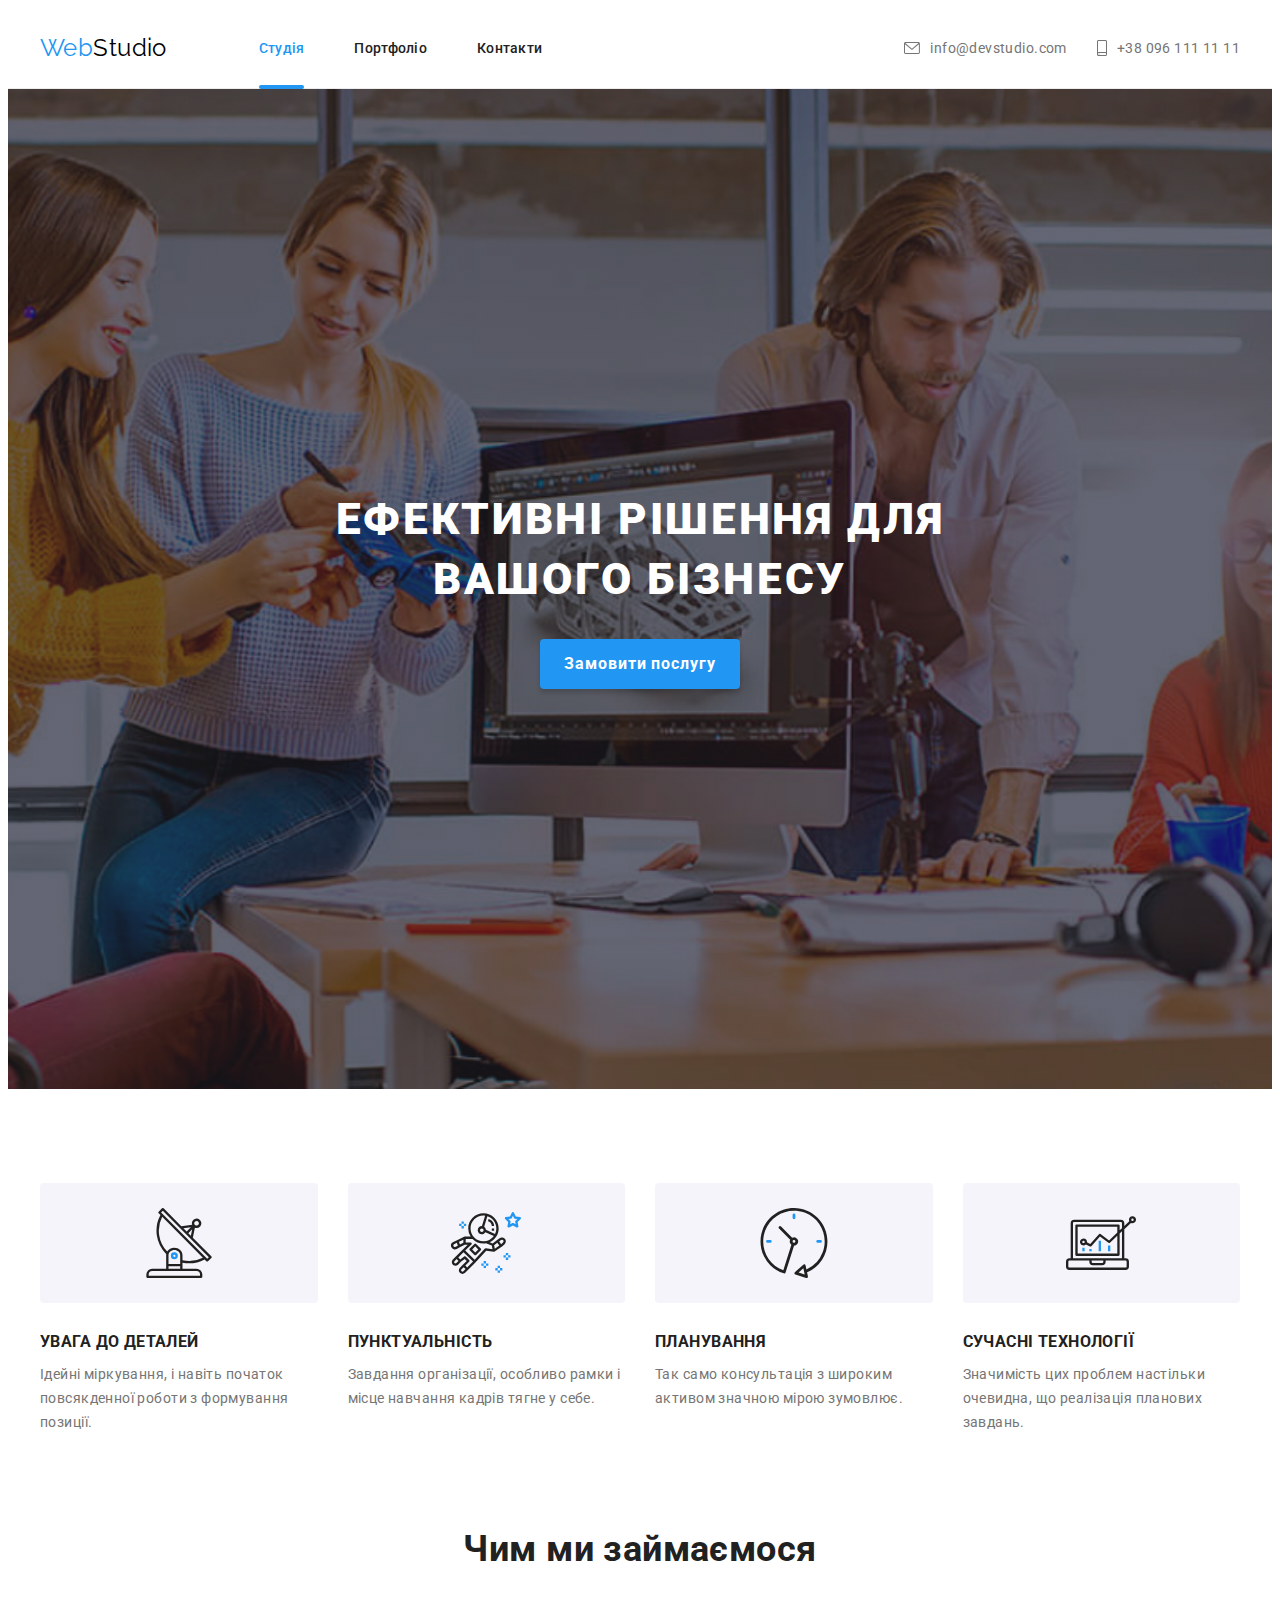
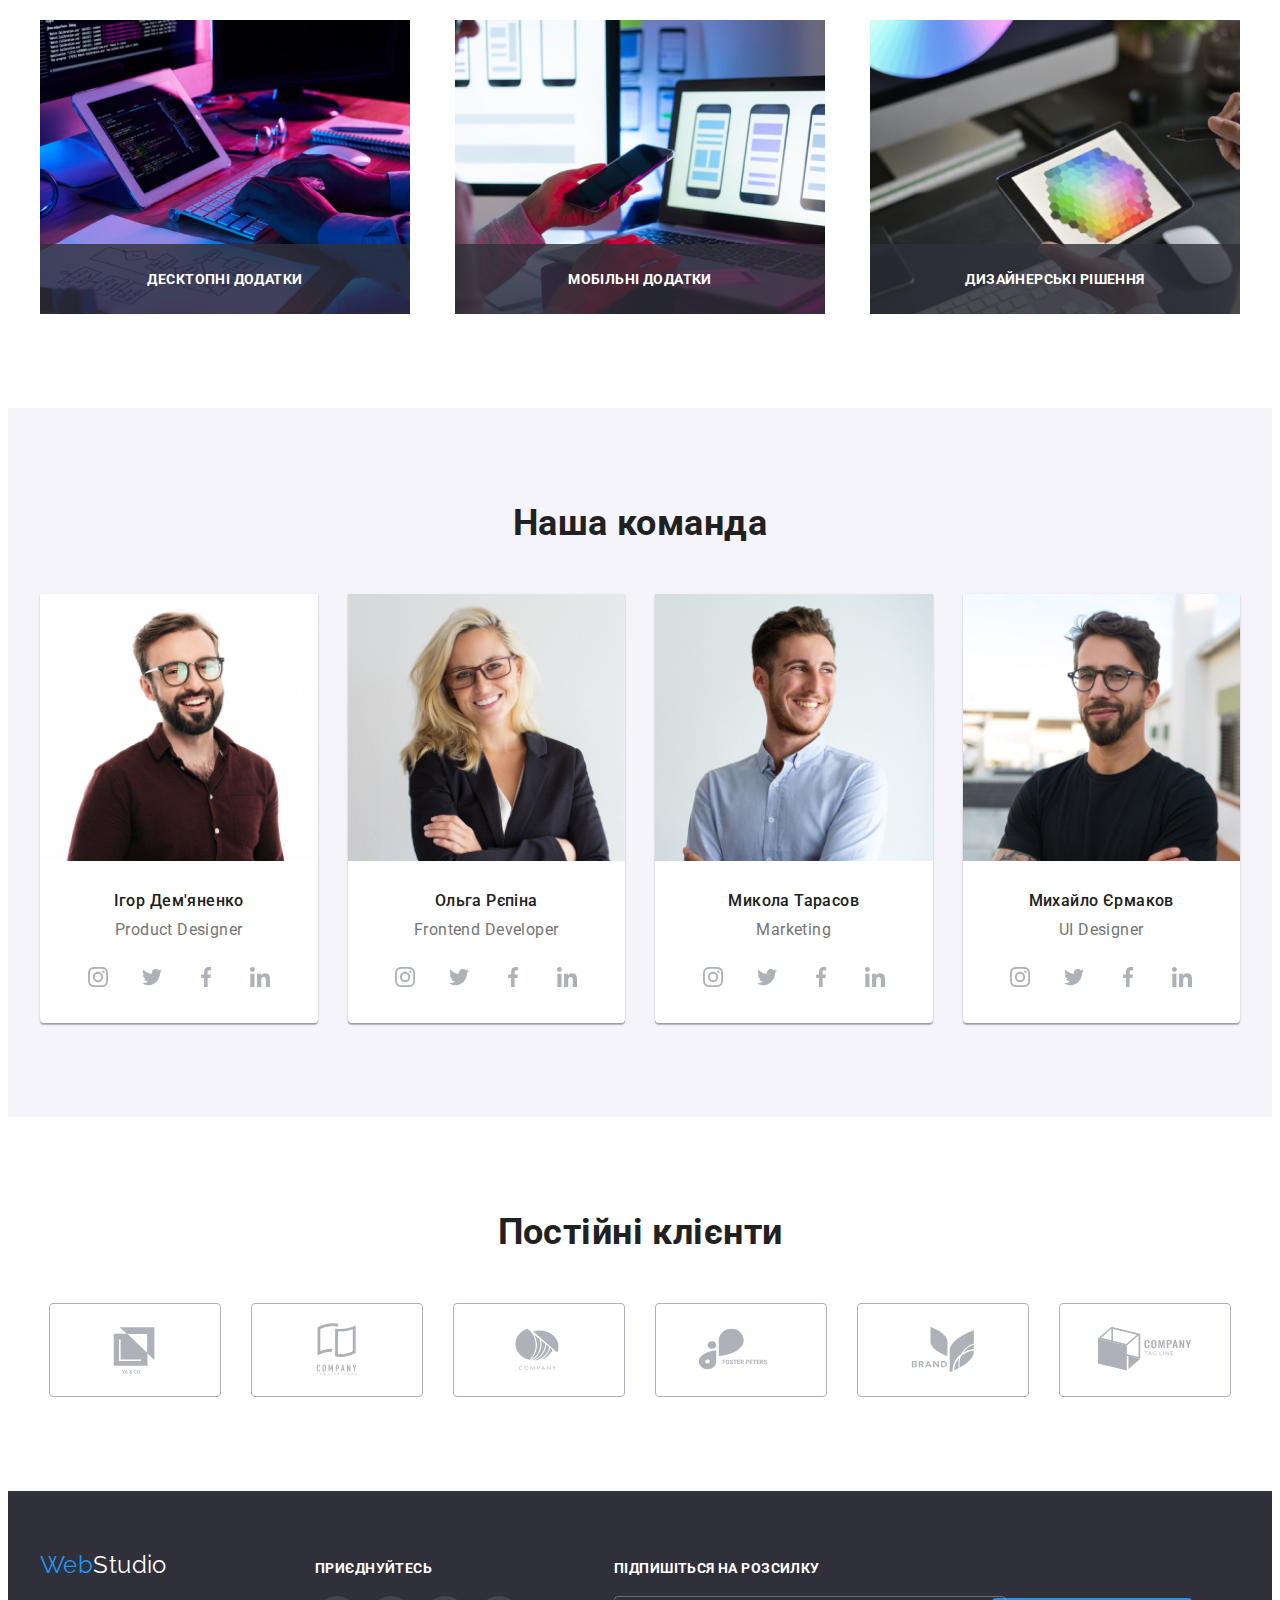
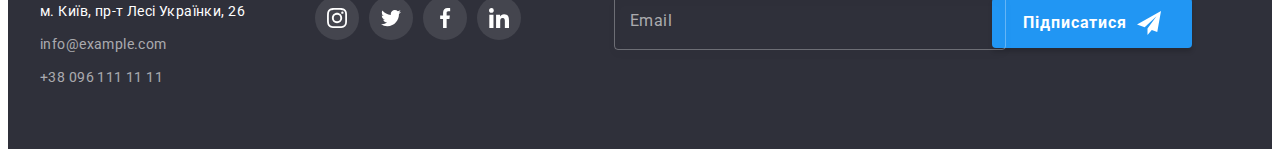
<file: index.html>
<!DOCTYPE html>
<html lang="uk">


<!-- HEAD -->

<head>
  <meta charset="UTF-8" />
  <meta http-equiv="X-UA-Compatible" content="IE=edge" />
  <meta name="viewport" content="width=device-width, initial-scale=1.0" />

  <!-- FONTS -->
  <link rel="preconnect" href="https://fonts.googleapis.com" />
  <link rel="preconnect" href="https://fonts.gstatic.com" crossorigin />
  <link href="https://fonts.googleapis.com/css2?family=Raleway:wght@700&family=Roboto:wght@400;500;700;900&display=swap"
    rel="stylesheet" />

  <!-- NORMALIZE -->
  <link rel="stylesheet" href="https://cdnjs.cloudflare.com/ajax/libs/modern-normalize/1.1.0/modern-normalize.min.css"
    integrity="sha512-wpPYUAdjBVSE4KJnH1VR1HeZfpl1ub8YT/NKx4PuQ5NmX2tKuGu6U/JRp5y+Y8XG2tV+wKQpNHVUX03MfMFn9Q=="
    crossorigin="anonymous" referrerpolicy="no-referrer" />

  <!-- STYLES -->
  <link rel="stylesheet" href="./css/main.min.css" />

  <title>WebStudio</title>
</head>




<!-- BODY -->

<body>



  <!-- HEADER -->
  <header class="header">
    <div class="container header__container">

      <!-- NAVIGATION -->
      <nav class="navigation">

        <!-- LOGO -->
        <a href="./index.html" class="link logo">
          Web<span class="logo__primary">Studio</span>
        </a>

        <!-- MENU -->
        <ul class="list navigation__list">
          <li class="navigation__item">
            <a class="link navigation__link navigation__link--current" href="./index.html">Студія</a>
          </li>
          <li class="navigation__item">
            <a class="link navigation__link" href="./portfolio.html">Портфоліо</a>
          </li>
          <li class="navigation__item">
            <a class="link navigation__link" href="">Контакти</a>
          </li>
        </ul>
      </nav>

      <!-- CONTACT LINCS -->
      <ul class="list contact">
        <li class="contact__item">
          <a class="link contact__link" href=" mailto:info@devstudio.com">
            <svg class="contact__icon" width="16" height="12">
              <use href="./images/icons.svg#icon-mail"></use>
            </svg>
            info@devstudio.com</a>
        </li>
        <li class="contact__item">
          <a class="link contact__link" href="tel:+380961111111">
            <svg class="contact__icon" width="10" height="16">
              <use href="./images/icons.svg#icon-phone"></use>
            </svg>
            +38 096 111 11 11</a>
        </li>
      </ul>

      <!-- MOBILE MENU -->
      <button class="btn open-menu-btn js-open-menu" type="button" aria-expanded="false" aria-controls="mobile-menu">

        <svg class="open-menu-btn__icon" width="40" height="40">
          <use href="./images/icons.svg#icon-open-menu"></use>
        </svg>
      </button>

      <div class="menu js-menu-container">
        <div class="container menu__container">
          <button class="btn menu__close-btn js-close-menu" type="button" data-menu-close>
            <svg class="menu__close-icon" width="40" height="40">
              <use href="./images/icons.svg#icon-close-menu"></use>
            </svg>
          </button>

          <ul class="list menu__nav">
            <li class="">
              <a class="link menu__page-link menu__page-link--current" href="./index.html">Студія</a>
            </li>
            <li class="">
              <a class="link menu__page-link" href="./portfolio.html">Портфоліо</a>
            </li>
            <li class="">
              <a class="link menu__page-link" href="">Контакти</a>
            </li>
          </ul>

          <ul class="list menu__contacts">
            <li class="">
              <a class="link menu__phone-link" href="tel:+380961111111">
                +38 096 111 11 11
              </a>

            </li>
            <li class="">
              <a class="link menu__mail-link" href=" mailto:info@devstudio.com">
                info@devstudio.com
              </a>
            </li>
          </ul>

          <ul class="list menu__social">
            <li>
              <a class="link menu__social-link" href="https://instagram.com" target="_blank"
                rel="nofollow noopener noreferrer">
                Instagram
              </a>
            </li>
            <li>
              <a class="link menu__social-link" href="https://twitter.com" target="_blank"
                rel="nofollow noopener noreferrer">
                Twitter
              </a>
            </li>
            <li>
              <a class="link menu__social-link" href="https://facebook.com" target="_blank"
                rel="nofollow noopener noreferrer">
                Facebook
              </a>
            </li>
            <li>
              <a class="link menu__social-link" href="https://linkedin.com" target="_blank"
                rel="nofollow noopener noreferrer">
                LinkedIn
              </a>
            </li>
          </ul>
        </div>
      </div>
    </div>
  </header>




  <!-- MAIN -->
  <main>



    <!-- HERO -->
    <section class="hero">

      <h1 class="hero__title">Ефективні рішення для вашого бізнесу</h1>

      <button class="btn btn--primary hero__btn" type="button" data-modal-open>Замовити послугу</button>

    </section>


    <!-- FEATURES -->
    <section class="section section-no-padding">
      <div class="container">

        <h2 class="visually-hidden section-title">Особливості</h2>

        <ul class="list features">

          <li class="features__item">
            <div class="features__icon">
              <svg width="70" height="70">
                <use href="./images/icons.svg#icon-about1"></use>
              </svg>
            </div>
            <h3 class="features__title">Увага до деталей</h3>
            <p class="features__text">
              Ідейні міркування, і навіть початок повсякденної роботи з формування позиції.
            </p>
          </li>

          <li class="features__item">
            <div class="features__icon">
              <svg width="70" height="70">
                <use href="./images/icons.svg#icon-about2"></use>
              </svg>
            </div>
            <h3 class="features__title">Пунктуальність</h3>
            <p class="features__text">
              Завдання організації, особливо рамки і місце навчання кадрів тягне у себе.
            </p>
          </li>

          <li class="features__item">
            <div class="features__icon">
              <svg width="70" height="70">
                <use href="./images/icons.svg#icon-about3"></use>
              </svg>
            </div>
            <h3 class="features__title">Планування</h3>
            <p class="features__text">
              Так само консультація з широким активом значною мірою зумовлює.
            </p>
          </li>

          <li class="features__item">
            <div class="features__icon">
              <svg width="70" height="70">
                <use href="./images/icons.svg#icon-about4"></use>
              </svg>
            </div>
            <h3 class="features__title">Сучасні технології</h3>
            <p class="features__text">
              Значимість цих проблем настільки очевидна, що реалізація планових завдань.
            </p>
          </li>
        </ul>
      </div>
    </section>

    <!-- SERVICES -->
    <section class="section section--hide">
      <div class="container">
        <h2 class="section-title">Чим ми займаємося</h2>
        <ul class="list services">
          <li class="services__item">
            <picture>
              <source media="(min-width: 1200px)" srcset="./images/box/box-3_lg.jpg 1x, ./images/box/box-3_lg@2x.jpg 2x"
                type="image/jpg" />
              <img src="./images/box/box-3_lg.jpg" alt="Підбір кольору" width="370" height="294" />
            </picture>
            <h3 class="services__title">Десктопні додатки</h3>
          </li>
          <li class="services__item">
            <picture>
              <source media="(min-width: 1200px)" srcset="./images/box/box-2_lg.jpg 1x, ./images/box/box-2_lg@2x.jpg 2x"
                type="image/jpg" />
              <img src="./images/box/box-2_lg.jpg" alt="Розробка мобільного макету" width="370" height="294" />
            </picture>
            <h3 class="services__title">Мобільні додатки</h3>
          </li>
          <li class="services__item">
            <picture>
              <source media="(min-width: 1200px)" srcset="./images/box/box-1_lg.jpg 1x, ./images/box/box-1_lg@2x.jpg 2x"
                type="image/jpg" />
              <img src="./images/box/box-1_lg.jpg" alt="Написання коду" width="370" height="294" />
            </picture>
            <h3 class="services__title">Дизайнерські рішення</h3>
          </li>
        </ul>
      </div>
    </section>


    <!-- TEAM -->
    <section class="section team">
      <div class="container">
        <h2 class="section-title">Наша команда</h2>
        <ul class="list team__list">

          <li class="team__item">
            <picture>
              <!-- desktop screen -->
              <source media="(min-width: 1200px)"
                srcset="./images/photo/photo_lg-1.jpg 1x, ./images/photo/photo_lg-1@2x.jpg 2x" type="image/jpg" />
              <!-- tablet screen -->
              <source media="(min-width: 768px)"
                srcset="./images/photo/photo_md-1.jpg 1x, ./images/photo/photo_md-1@2x.jpg 2x" type="image/jpg" />
              <!-- mobile screen -->
              <source media="(max-width: 767px)"
                srcset="./images/photo/photo_sm-1.jpg 1x, ./images/photo/photo_sm-1@2x.jpg 2x" type="image/jpg" />
              <img src="./images/photo/photo_sm-1.jpg" alt="Ігор Дем'яненко" width="450" height="460" />
            </picture>
            <div class="team__description">
              <h3 class="team__title">Ігор Дем'яненко</h3>
              <p class="team__text">Product Designer</p>

              <!-- Social Links -->
              <ul class="list social">

                <li class="social__item">
                  <a class="link social__link" href="https://instagram.com" target="_blank"
                    rel="nofollow noopener noreferrer" aria-label="Instagram">
                    <svg class="social__icon" width="20" height="20">
                      <use href="./images/icons.svg#icon-instagram"></use>
                    </svg>
                  </a>
                </li>

                <li class="social__item">
                  <a class="link social__link" href="https://twitter.com" target="_blank"
                    rel="nofollow noopener noreferrer" aria-label="Twitter">
                    <svg class="social__icon" width="20" height="20">
                      <use href="./images/icons.svg#icon-twitter"></use>
                    </svg>
                  </a>
                </li>

                <li class="social__item">
                  <a class="link social__link" href="https://facebook.com" target="_blank"
                    rel="nofollow noopener noreferrer" aria-label="Facebook">
                    <svg class="social__icon" width="20" height="20">
                      <use href="./images/icons.svg#icon-facebook"></use>
                    </svg>
                  </a>
                </li>

                <li class="social__item">
                  <a class="link social__link" href="https://linkedin.com" target="_blank"
                    rel="nofollow noopener noreferrer" aria-label="LinkedIn">
                    <svg class="social__icon" width="20" height="20">
                      <use href="./images/icons.svg#icon-linkedin"></use>
                    </svg>
                  </a>
                </li>
              </ul>
            </div>
          </li>

          <li class="team__item">
            <picture>
              <!-- desktop screen -->
              <source media="(min-width: 1200px)"
                srcset="./images/photo/photo_lg-2.jpg 1x, ./images/photo/photo_lg-2@2x.jpg 2x" type="image/jpg" />
              <!-- tablet screen -->
              <source media="(min-width: 768px)"
                srcset="./images/photo/photo_md-2.jpg 1x, ./images/photo/photo_md-2@2x.jpg 2x" type="image/jpg" />
              <!-- mobile screen -->
              <source media="(max-width: 767px)"
                srcset="./images/photo/photo_sm-2.jpg 1x, ./images/photo/photo_sm-2@2x.jpg 2x" type="image/jpg" />
              <img src="./images/photo/photo_sm-2.jpg" alt="Ольга Рєпіна" width="450" height="460" />
            </picture>
            <div class="team__description">
              <h3 class="team__title">Ольга Рєпіна</h3>
              <p class="team__text">Frontend Developer</p>

              <!-- Social Links -->
              <ul class="list social">

                <li class="social__item">
                  <a class="link social__link" href="https://instagram.com" target="_blank"
                    rel="nofollow noopener noreferrer" aria-label="Instagram">
                    <svg class="social__icon" width="20" height="20">
                      <use href="./images/icons.svg#icon-instagram"></use>
                    </svg>
                  </a>
                </li>

                <li class="social__item">
                  <a class="link social__link" href="https://twitter.com" target="_blank"
                    rel="nofollow noopener noreferrer" aria-label="Twitter">
                    <svg class="social__icon" width="20" height="20">
                      <use href="./images/icons.svg#icon-twitter"></use>
                    </svg>
                  </a>
                </li>

                <li class="social__item">
                  <a class="link social__link" href="https://facebook.com" target="_blank"
                    rel="nofollow noopener noreferrer" aria-label="Facebook">
                    <svg class="social__icon" width="20" height="20">
                      <use href="./images/icons.svg#icon-facebook"></use>
                    </svg>
                  </a>
                </li>

                <li class="social__item">
                  <a class="link social__link" href="https://linkedin.com" target="_blank"
                    rel="nofollow noopener noreferrer" aria-label="LinkedIn">
                    <svg class="social__icon" width="20" height="20">
                      <use href="./images/icons.svg#icon-linkedin"></use>
                    </svg>
                  </a>
                </li>
              </ul>
            </div>
          </li>

          <li class="team__item">
            <picture>
              <!-- desktop screen -->
              <source media="(min-width: 1200px)"
                srcset="./images/photo/photo_lg-3.jpg 1x, ./images/photo/photo_lg-3@2x.jpg 2x" type="image/jpg" />
              <!-- tablet screen -->
              <source media="(min-width: 768px)"
                srcset="./images/photo/photo_md-3.jpg 1x, ./images/photo/photo_md-3@2x.jpg 2x" type="image/jpg" />
              <!-- mobile screen -->
              <source media="(max-width: 767px)"
                srcset="./images/photo/photo_sm-3.jpg 1x, ./images/photo/photo_sm-3@2x.jpg 2x" type="image/jpg" />
              <img src="./images/photo/photo_sm-3.jpg" alt="Микола Тарасов" width="450" height="460" />
            </picture>
            <div class="team__description">
              <h3 class="team__title">Микола Тарасов</h3>
              <p class="team__text">Marketing</p>

              <!-- Social Links -->
              <ul class="list social">

                <li class="social__item">
                  <a class="link social__link" href="https://instagram.com" target="_blank"
                    rel="nofollow noopener noreferrer" aria-label="Instagram">
                    <svg class="social__icon" width="20" height="20">
                      <use href="./images/icons.svg#icon-instagram"></use>
                    </svg>
                  </a>
                </li>

                <li class="social__item">
                  <a class="link social__link" href="https://twitter.com" target="_blank"
                    rel="nofollow noopener noreferrer" aria-label="Twitter">
                    <svg class="social__icon" width="20" height="20">
                      <use href="./images/icons.svg#icon-twitter"></use>
                    </svg>
                  </a>
                </li>

                <li class="social__item">
                  <a class="link social__link" href="https://facebook.com" target="_blank"
                    rel="nofollow noopener noreferrer" aria-label="Facebook">
                    <svg class="social__icon" width="20" height="20">
                      <use href="./images/icons.svg#icon-facebook"></use>
                    </svg>
                  </a>
                </li>

                <li class="social__item">
                  <a class="link social__link" href="https://linkedin.com" target="_blank"
                    rel="nofollow noopener noreferrer" aria-label="LinkedIn">
                    <svg class="social__icon" width="20" height="20">
                      <use href="./images/icons.svg#icon-linkedin"></use>
                    </svg>
                  </a>
                </li>
              </ul>
            </div>
          </li>

          <li class="team__item">
            <picture>
              <!-- desktop screen -->
              <source media="(min-width: 1200px)"
                srcset="./images/photo/photo_lg-4.jpg 1x, ./images/photo/photo_lg-4@2x.jpg 2x" type="image/jpg" />
              <!-- tablet screen -->
              <source media="(min-width: 768px)"
                srcset="./images/photo/photo_md-4.jpg 1x, ./images/photo/photo_md-4@2x.jpg 2x" type="image/jpg" />
              <!-- mobile screen -->
              <source media="(max-width: 767px)"
                srcset="./images/photo/photo_sm-4.jpg 1x, ./images/photo/photo_sm-4@2x.jpg 2x" type="image/jpg" />
              <img src="./images/photo/photo_sm-4.jpg" alt="Михайло Єрмаков" width="450" height="460" />
            </picture>
            <div class="team__description">
              <h3 class="team__title">Михайло Єрмаков</h3>
              <p class="team__text">UI Designer</p>

              <!-- Social Links -->
              <ul class="list social">

                <li class="social__item">
                  <a class="link social__link" href="https://instagram.com" target="_blank"
                    rel="nofollow noopener noreferrer" aria-label="Instagram">
                    <svg class="social__icon" width="20" height="20">
                      <use href="./images/icons.svg#icon-instagram"></use>
                    </svg>
                  </a>
                </li>

                <li class="social__item">
                  <a class="link social__link" href="https://twitter.com" target="_blank"
                    rel="nofollow noopener noreferrer" aria-label="Twitter">
                    <svg class="social__icon" width="20" height="20">
                      <use href="./images/icons.svg#icon-twitter"></use>
                    </svg>
                  </a>
                </li>

                <li class="social__item">
                  <a class="link social__link" href="https://facebook.com" target="_blank"
                    rel="nofollow noopener noreferrer" aria-label="Facebook">
                    <svg class="social__icon" width="20" height="20">
                      <use href="./images/icons.svg#icon-facebook"></use>
                    </svg>
                  </a>
                </li>

                <li class="social__item">
                  <a class="link social__link" href="https://linkedin.com" target="_blank"
                    rel="nofollow noopener noreferrer" aria-label="LinkedIn">
                    <svg class="social__icon" width="20" height="20">
                      <use href="./images/icons.svg#icon-linkedin"></use>
                    </svg>
                  </a>
                </li>
              </ul>
            </div>
          </li>
        </ul>
      </div>
    </section>


    <!-- CLIENTS -->
    <section class="section">
      <div class="container">
        <h2 class="section-title">Постійні клієнти</h2>

        <ul class="list clients">

          <li class="clients__item">
            <a class="link clients__link" href="" target="_blank" rel="nofollow noopener noreferrer"
              aria-label="Компанія YA & CO">
              <svg class="clients__icon" width="106" height="60">
                <use href="./images/icons.svg#icon-client1"></use>
              </svg>
            </a>
          </li>

          <li class="clients__item">
            <a class="link clients__link" href="" target="_blank" rel="nofollow noopener noreferrer"
              aria-label="Компанія Tagline Here">
              <svg class="clients__icon" width="106" height="60">
                <use href="./images/icons.svg#icon-client2"></use>
              </svg>
            </a>
          </li>

          <li class="clients__item">
            <a class="link clients__link" href="" target="_blank" rel="nofollow noopener noreferrer"
              aria-label="Компанія Company">
              <svg class="clients__icon" width="106" height="60">
                <use href="./images/icons.svg#icon-client3"></use>
              </svg>
            </a>
          </li>

          <li class="clients__item">
            <a class="link clients__link" href="" target="_blank" rel="nofollow noopener noreferrer"
              aria-label="Компанія Foster Peters">
              <svg class="clients__icon" width="106" height="60">
                <use href="./images/icons.svg#icon-client4"></use>
              </svg>
            </a>
          </li>

          <li class="clients__item">
            <a class="link clients__link" href="" target="_blank" rel="nofollow noopener noreferrer"
              aria-label="Компанія Brand">
              <svg class="clients__icon" width="106" height="60">
                <use href="./images/icons.svg#icon-client5"></use>
              </svg>
            </a>
          </li>

          <li class="clients__item">
            <a class="link clients__link" href="" target="_blank" rel="nofollow noopener noreferrer"
              aria-label="Компанія Tag Line">
              <svg class="clients__icon" width="106" height="60">
                <use href="./images/icons.svg#icon-logo6"></use>
              </svg>
            </a>
          </li>
        </ul>
      </div>
    </section>
  </main>



  <!-- FOOTER -->
  <footer class="footer">
    <div class="container footer__section">


      <!-- Address -->
      <div class="footer__address">
        <a class="link logo" href="./index.html">
          Web<span class="logo__secondary">Studio</span>
        </a>

        <address class="address">
          <ul class="list address__list">
            <li class="address__item">
              <a class="link address__link" href="https://goo.gl/maps/RJxYpGqixrXidumn7" target="_blank"
                rel="noopener noreferrer">
                м. Київ, пр-т Лесі Українки, 26
              </a>
            </li>
            <li class="address__item">
              <a class="link contact__link address__link--contact" href="mailto:info@example.com">info@example.com</a>
            </li>
            <li class="address__item">
              <a class="link contact__link address__link--contact" href="tel:+380961111111">+38 096 111 11
                11</a>
            </li>
          </ul>
        </address>
      </div>


      <!-- Join -->
      <div class="join">
        <p class="join__text">Приєднуйтесь</p>

        <!-- Social Links -->
        <ul class="list social">
          <li class="social__item">
            <a class="link social__link social__link--join" href="https://instagram.com" target="_blank"
              rel="nofollow noopener noreferrer" aria-label="Instagram">
              <svg class="social__icon" width="20" height="20">
                <use href="./images/icons.svg#icon-instagram"></use>
              </svg>
            </a>
          </li>

          <li class="social__item">
            <a class="link social__link social__link--join" href="https://twitter.com" target="_blank"
              rel="nofollow noopener noreferrer" aria-label="Twitter">
              <svg class="social__icon" width="20" height="20">
                <use href="./images/icons.svg#icon-twitter"></use>
              </svg>
            </a>
          </li>

          <li class="social__item">
            <a class="link social__link social__link--join" href="https://facebook.com" target="_blank"
              rel="nofollow noopener noreferrer" aria-label="Facebook">
              <svg class="social__icon" width="20" height="20">
                <use href="./images/icons.svg#icon-facebook"></use>
              </svg>
            </a>
          </li>

          <li class="social__item">
            <a class="link social__link social__link--join" href="https://linkedin.com" target="_blank"
              rel="nofollow noopener noreferrer" aria-label="LinkedIn">
              <svg class="social__icon" width="20" height="20">
                <use href="./images/icons.svg#icon-linkedin"></use>
              </svg>
            </a>
          </li>
        </ul>
      </div>


      <!-- Follow -->
      <div class="follow">
        <p class="follow__text">Підпишіться на розсилку</p>
        <form class="follow__form">
          <div class="follow__input">
            <input class="follow__field" type="email" placeholder=" " id="follow-field">
            <label class="follow__label" for="follow-field">
              Email
            </label>
          </div>
          <button class="btn btn--primary follow__btn" type="submit">
            Підписатися
            <svg class="follow__icon" width="24" height="24">
              <use href="./images/icons.svg#icon-send"></use>
            </svg>
          </button>
        </form>
      </div>
    </div>
  </footer>




  <!-- MODAL -->
  <div class="backdrop backdrop--is-hidden" data-modal>

    <div class="modal">

      <button class="btn close-btn" type="button" data-modal-close>
        <svg class="close-btn__icon" width="18" height="18">
          <use href="./images/icons.svg#icon-close"></use>
        </svg>
      </button>


      <form name="contact-form">
        <strong class="contact-form__title">Залиште свої дані, ми вам передзвонимо</strong>

        <div class="contact-form__group" role="group">

          <label class="contact-form__wrap">
            <span class="contact-form__label">Ім'я</span>
            <input class="contact-form__field" type="text" name="user-name">
            <svg class="contact-form__icon" width="18" height="18">
              <use href="./images/icons.svg#icon-person"></use>
            </svg>
          </label>

          <label class="contact-form__wrap">
            <span class="contact-form__label">Телефон</span>
            <input class="contact-form__field" type="tel" name="user-phone">
            <svg class="contact-form__icon" width="18" height="18">
              <use href="./images/icons.svg#icon-tel"></use>
            </svg>
          </label>

          <label class="contact-form__wrap">
            <span class="contact-form__label">Пошта</span>
            <input class="contact-form__field" type="email" name="user-email">
            <svg class="contact-form__icon" width="18" height="18">
              <use href="./images/icons.svg#icon-email"></use>
            </svg>
          </label>

          <label class="contact-form__wrap">
            <span class="contact-form__label">Коментар</span>
            <textarea class="contact-form__comment" name="user-comment" rows="7" placeholder="Введіть текст"></textarea>
          </label>

        </div>

        <label class="agreement">
          <input class="agreement__checkbox visually-hidden" type="checkbox" name="user-agreement">
          <svg class="agreement__icon" width="16" height="15">
            <use class="agreement__check" href="./images/icons.svg#icon-check"></use>
            <use class="agreement__uncheck" href="./images/icons.svg#icon-uncheck"></use>
          </svg>
          <span class="agreement__text">
            Погоджуюся з розсилкою та приймаю
            <a class="link agreement__link" href="" target="_blank">
              Умови договору
            </a>
          </span>
        </label>

        <button class="btn btn--primary agreement__btn" type="submit">Відправити</button>

      </form>
    </div>
  </div>

  <script src="./js/menu.js"></script>
  <script src="./js/modal.js"></script>

</body>

</html>
</file>
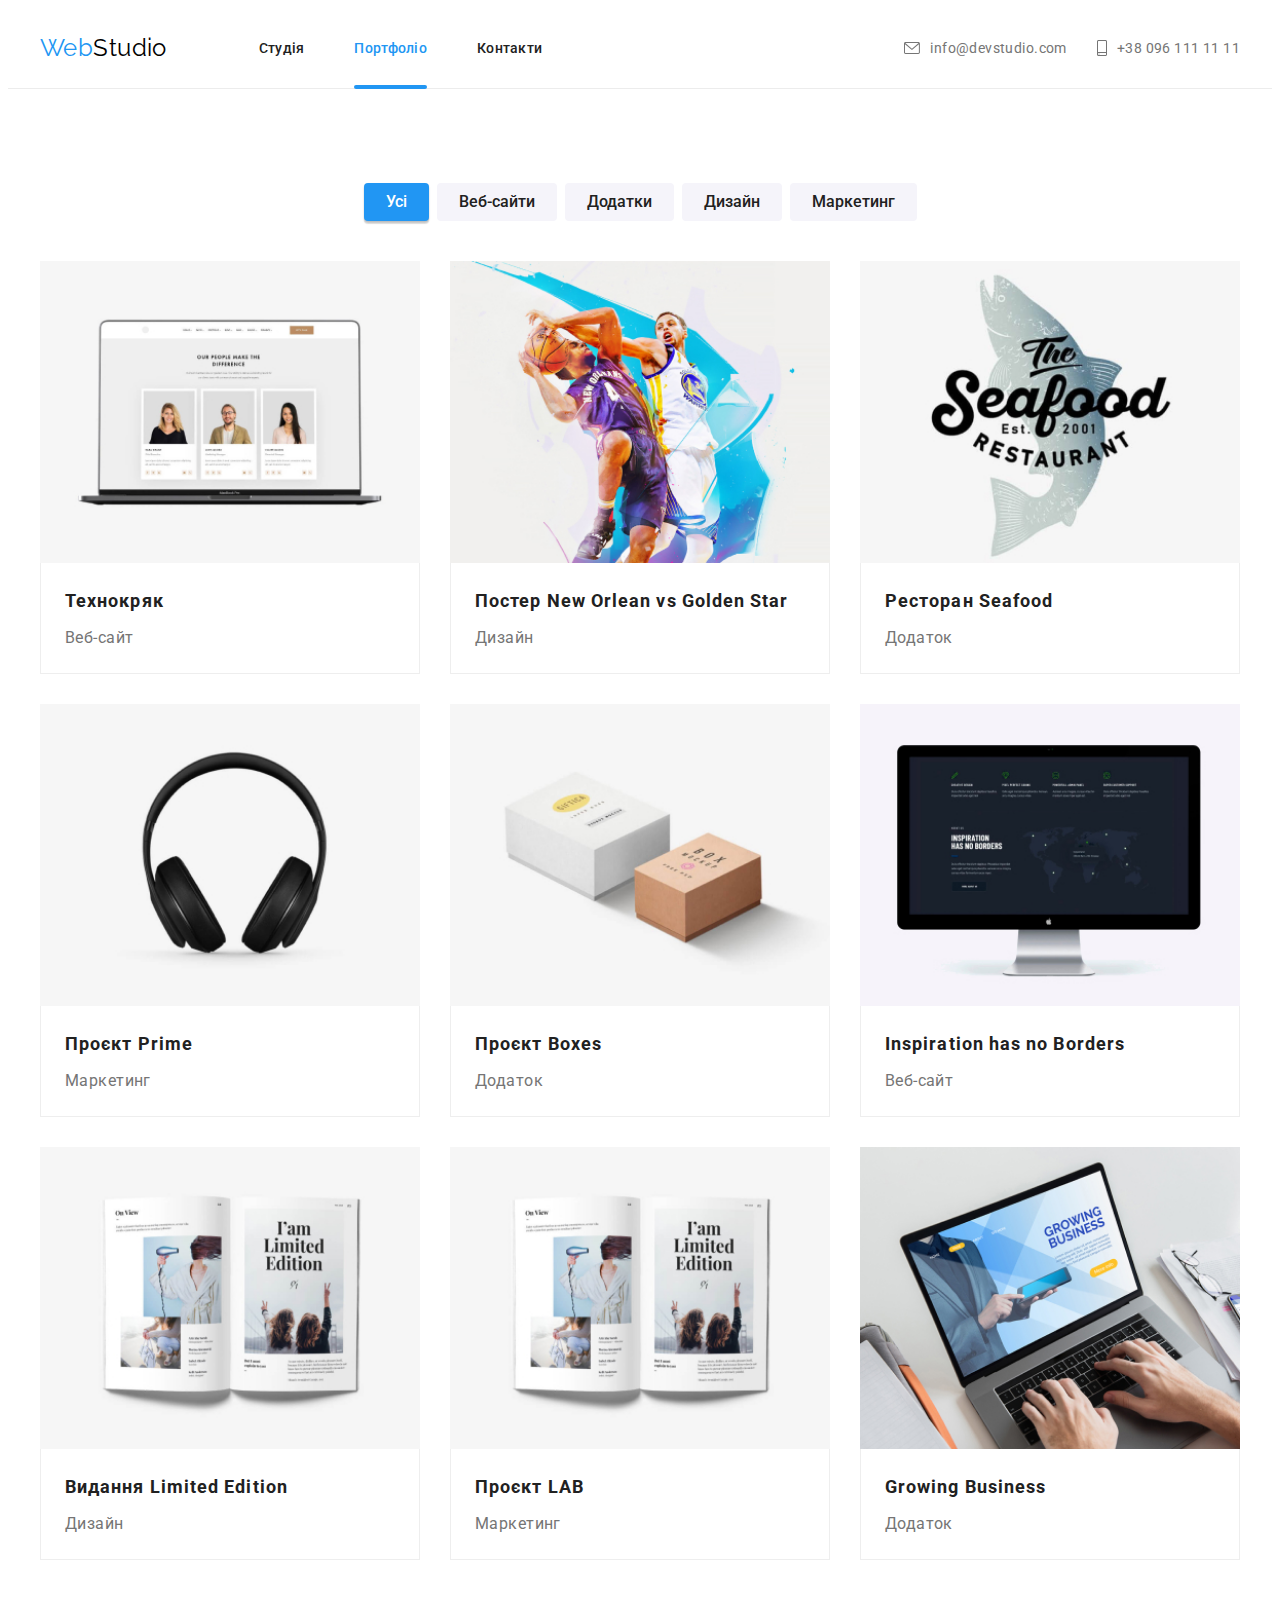
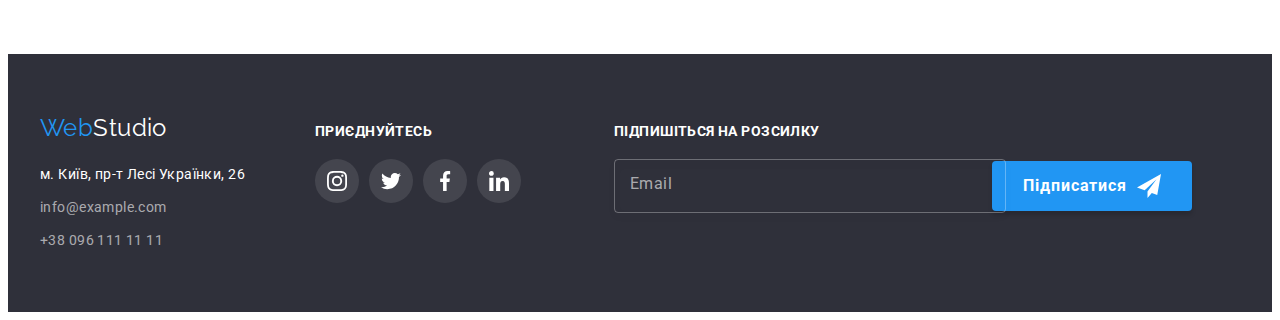
<file: portfolio.html>
<!DOCTYPE html>
<html lang="uk">

<!-- HEAD -->

<head>
  <meta charset="UTF-8" />
  <meta http-equiv="X-UA-Compatible" content="IE=edge" />
  <meta name="viewport" content="width=device-width, initial-scale=1.0" />

  <!-- FONTS -->
  <link rel="preconnect" href="https://fonts.googleapis.com" />
  <link rel="preconnect" href="https://fonts.gstatic.com" crossorigin />
  <link href="https://fonts.googleapis.com/css2?family=Raleway:wght@700&family=Roboto:wght@400;500;700;900&display=swap"
    rel="stylesheet" />

  <!-- NORMALIZE -->
  <link rel="stylesheet" href="https://cdnjs.cloudflare.com/ajax/libs/modern-normalize/1.1.0/modern-normalize.min.css"
    integrity="sha512-wpPYUAdjBVSE4KJnH1VR1HeZfpl1ub8YT/NKx4PuQ5NmX2tKuGu6U/JRp5y+Y8XG2tV+wKQpNHVUX03MfMFn9Q=="
    crossorigin="anonymous" referrerpolicy="no-referrer" />

  <!-- STYLES -->
  <link rel="stylesheet" href="./css/main.min.css" />

  <title>WebStudio</title>
</head>

<!-- BODY -->

<body>

  <!-- HEADER -->
  <header class="header">
    <div class="container header__container">

      <!-- NAVIGATION -->
      <nav class="navigation">

        <!-- LOGO -->
        <a href="./index.html" class="link logo">
          Web<span class="logo__primary">Studio</span>
        </a>

        <!-- MENU -->
        <ul class="list navigation__list">
          <li class="navigation__item">
            <a class="link navigation__link" href="./index.html">Студія</a>
          </li>
          <li class="navigation__item">
            <a class="link navigation__link  navigation__link--current" href="./portfolio.html">Портфоліо</a>
          </li>
          <li class="navigation__item">
            <a class="link navigation__link" href="">Контакти</a>
          </li>
        </ul>
      </nav>

      <!-- CONTACT LINCS -->
      <ul class="list contact">
        <li class="contact__item">
          <a class="link contact__link" href=" mailto:info@devstudio.com">
            <svg class="contact__icon" width="16" height="12">
              <use href="./images/icons.svg#icon-mail"></use>
            </svg>
            info@devstudio.com</a>
        </li>
        <li class="contact__item">
          <a class="link contact__link" href="tel:+380961111111">
            <svg class="contact__icon" width="10" height="16">
              <use href="./images/icons.svg#icon-phone"></use>
            </svg>
            +38 096 111 11 11</a>
        </li>
      </ul>

      <!-- MOBILE MENU -->
      <button class="btn open-menu-btn js-open-menu" type="button" aria-expanded="false" aria-controls="mobile-menu">

        <svg class="open-menu-btn__icon" width="40" height="40">
          <use href="./images/icons.svg#icon-open-menu"></use>
        </svg>
      </button>

      <div class="menu js-menu-container">
        <div class="container menu__container">
          <button class="btn menu__close-btn js-close-menu" type="button" data-menu-close>
            <svg class="menu__close-icon" width="40" height="40">
              <use href="./images/icons.svg#icon-close-menu"></use>
            </svg>
          </button>

          <ul class="list menu__nav">
            <li class="">
              <a class="link menu__page-link" href="./index.html">Студія</a>
            </li>
            <li class="">
              <a class="link menu__page-link menu__page-link--current" href="./portfolio.html">Портфоліо</a>
            </li>
            <li class="">
              <a class="link menu__page-link" href="">Контакти</a>
            </li>
          </ul>

          <ul class="list menu__contacts">
            <li class="">
              <a class="link menu__phone-link" href="tel:+380961111111">
                +38 096 111 11 11
              </a>

            </li>
            <li class="">
              <a class="link menu__mail-link" href=" mailto:info@devstudio.com">
                info@devstudio.com
              </a>
            </li>
          </ul>

          <ul class="list menu__social">
            <li>
              <a class="link menu__social-link" href="https://instagram.com" target="_blank"
                rel="nofollow noopener noreferrer">
                Instagram
              </a>
            </li>
            <li>
              <a class="link menu__social-link" href="https://twitter.com" target="_blank"
                rel="nofollow noopener noreferrer">
                Twitter
              </a>
            </li>
            <li>
              <a class="link menu__social-link" href="https://facebook.com" target="_blank"
                rel="nofollow noopener noreferrer">
                Facebook
              </a>
            </li>
            <li>
              <a class="link menu__social-link" href="https://linkedin.com" target="_blank"
                rel="nofollow noopener noreferrer">
                LinkedIn
              </a>
            </li>
          </ul>
        </div>
      </div>
    </div>
  </header>




  <!-- MAIN -->
  <main>



    <!-- PORTFOLIO -->
    <section class="section">
      <div class="container">

        <h1 class="section-title visually-hidden">Портфоліо</h1>

        <!-- FILTER LIST -->
        <ul class="list filter">

          <li class="filter__item">
            <button type="button" class="btn filter__btn filter__btn--active">Усі</button>
          </li>

          <li class="filter__item">
            <button type="button" class="btn filter__btn">Веб-сайти</button>
          </li>

          <li class="filter__item">
            <button type="button" class="btn filter__btn">Додатки</button>
          </li>

          <li class="filter__item">
            <button type="button" class="btn filter__btn">Дизайн</button>
          </li>

          <li class="filter__item">
            <button type="button" class="btn filter__btn">Маркетинг</button>
          </li>

        </ul>

        <!-- PROJECTS -->
        <ul class="list portfolio">
          <li class="portfolio__item">

            <a class="link project" href="">
              <div class="project__overlay">
                <picture>
                  <!-- desktop screen -->
                  <source media="(min-width: 1200px)" srcset="
                                												./images/portfolio/portfolio_lg-1.jpg    1x,
                                												./images/portfolio/portfolio_lg-1@2x.jpg 2x
                                											" type="image/jpg" />
                  <!-- tablet screen -->
                  <source media="(min-width: 768px)" srcset="
                                												./images/portfolio/portfolio_md-1.jpg    1x,
                                												./images/portfolio/portfolio_md-1@2x.jpg 2x
                                											" type="image/jpg" />
                  <!-- mobile screen -->
                  <source media="(max-width: 767px)" srcset="
                                												./images/portfolio/portfolio_sm-1.jpg    1x,
                                												./images/portfolio/portfolio_sm-1@2x.jpg 2x
                                											" type="image/jpg" />
                  <img src="./images/portfolio/portfolio_sm-1.jpg" alt="Ноутбук з відкритим сайтом" width="450"
                    height="290" />
                </picture>
                <p class="project__description">
                  Ресурс пропонує комплексні пропозиції з різним рівнем функціоналу та сервісів. Все
                  це дозволить
                  відвідувачу отримати
                  вичерпні відомості про компанію чи приватну особу.
                </p>
              </div>
              <div class="project__name">
                <h2 class="project__title">Технокряк</h2>
                <p class="project__text">Веб-сайт</p>
              </div>
            </a>
          </li>


          <li class="portfolio__item">
            <a class="link project" href="">
              <div class="project__overlay">
                <picture>
                  <!-- desktop screen -->
                  <source media="(min-width: 1200px)" srcset="
                                												./images/portfolio/portfolio_lg-2.jpg    1x,
                                												./images/portfolio/portfolio_lg-2@2x.jpg 2x
                                											" type="image/jpg" />
                  <!-- tablet screen -->
                  <source media="(min-width: 768px)" srcset="
                                												./images/portfolio/portfolio_md-2.jpg    1x,
                                												./images/portfolio/portfolio_md-2@2x.jpg 2x
                                											" type="image/jpg" />
                  <!-- mobile screen -->
                  <source media="(max-width: 767px)" srcset="
                                												./images/portfolio/portfolio_sm-2.jpg    1x,
                                												./images/portfolio/portfolio_sm-2@2x.jpg 2x
                                											" type="image/jpg" />
                  <img src="./images/portfolio/portfolio_sm-2.jpg" alt="Баскетболісти" width="450" height="290" />
                </picture>
                <p class="project__description">
                  Ресурс пропонує комплексні пропозиції з різним рівнем функціоналу та сервісів. Все
                  це дозволить
                  відвідувачу отримати
                  вичерпні відомості про компанію чи приватну особу.
                </p>
              </div>
              <div class="project__name">
                <h2 class="project__title">Постер New Orlean vs Golden Star</h2>
                <p class="project__text">Дизайн</p>
              </div>
            </a>
          </li>


          <li class="portfolio__item">
            <a class="link project" href="">
              <div class="project__overlay">
                <picture>
                  <!-- desktop screen -->
                  <source media="(min-width: 1200px)" srcset="
                                												./images/portfolio/portfolio_lg-3.jpg    1x,
                                												./images/portfolio/portfolio_lg-3@2x.jpg 2x
                                											" type="image/jpg" />
                  <!-- tablet screen -->
                  <source media="(min-width: 768px)" srcset="
                                												./images/portfolio/portfolio_md-3.jpg    1x,
                                												./images/portfolio/portfolio_md-3@2x.jpg 2x
                                											" type="image/jpg" />
                  <!-- mobile screen -->
                  <source media="(max-width: 767px)" srcset="
                                												./images/portfolio/portfolio_sm-3.jpg    1x,
                                												./images/portfolio/portfolio_sm-3@2x.jpg 2x
                                											" type="image/jpg" />
                  <img src="./images/portfolio/portfolio_sm-3.jpg" alt="Логотип ресторану, з рибою" width="450"
                    height="290" />
                </picture>
                <p class="project__description">
                  Ресурс пропонує комплексні пропозиції з різним рівнем функціоналу та сервісів. Все
                  це дозволить
                  відвідувачу отримати
                  вичерпні відомості про компанію чи приватну особу.
                </p>
              </div>
              <div class="project__name">
                <h2 class="project__title">Ресторан Seafood</h2>
                <p class="project__text">Додаток</p>
              </div>
            </a>
          </li>


          <li class="portfolio__item">
            <a class="link project" href="">
              <div class="project__overlay">
                <picture>
                  <!-- desktop screen -->
                  <source media="(min-width: 1200px)" srcset="
                                												./images/portfolio/portfolio_lg-4.jpg    1x,
                                												./images/portfolio/portfolio_lg-4@2x.jpg 2x
                                											" type="image/jpg" />
                  <!-- tablet screen -->
                  <source media="(min-width: 768px)" srcset="
                                												./images/portfolio/portfolio_md-4.jpg    1x,
                                												./images/portfolio/portfolio_md-4@2x.jpg 2x
                                											" type="image/jpg" />
                  <!-- mobile screen -->
                  <source media="(max-width: 767px)" srcset="
                                												./images/portfolio/portfolio_sm-4.jpg    1x,
                                												./images/portfolio/portfolio_sm-4@2x.jpg 2x
                                											" type="image/jpg" />
                  <img src="./images/portfolio/portfolio_sm-4.jpg" alt="Навушники" width="450" height="290" />
                </picture>
                <p class="project__description">
                  Ресурс пропонує комплексні пропозиції з різним рівнем функціоналу та сервісів. Все
                  це дозволить
                  відвідувачу отримати
                  вичерпні відомості про компанію чи приватну особу.
                </p>
              </div>
              <div class="project__name">
                <h2 class="project__title">Проєкт Prime</h2>
                <p class="project__text">Маркетинг</p>
              </div>
            </a>
          </li>


          <li class="portfolio__item">
            <a class="link project" href="">
              <div class="project__overlay">
                <picture>
                  <!-- desktop screen -->
                  <source media="(min-width: 1200px)" srcset="
                                												./images/portfolio/portfolio_lg-5.jpg    1x,
                                												./images/portfolio/portfolio_lg-5@2x.jpg 2x
                                											" type="image/jpg" />
                  <!-- tablet screen -->
                  <source media="(min-width: 768px)" srcset="
                                												./images/portfolio/portfolio_md-5.jpg    1x,
                                												./images/portfolio/portfolio_md-5@2x.jpg 2x
                                											" type="image/jpg" />
                  <!-- mobile screen -->
                  <source media="(max-width: 767px)" srcset="
                                												./images/portfolio/portfolio_sm-5.jpg    1x,
                                												./images/portfolio/portfolio_sm-5@2x.jpg 2x
                                											" type="image/jpg" />
                  <img src="./images/portfolio/portfolio_sm-5.jpg" alt="Дві коробки" width="450" height="290" />
                </picture>
                <p class="project__description">
                  Ресурс пропонує комплексні пропозиції з різним рівнем функціоналу та сервісів. Все
                  це дозволить
                  відвідувачу отримати
                  вичерпні відомості про компанію чи приватну особу.
                </p>
              </div>
              <div class="project__name">
                <h2 class="project__title">Проєкт Boxes</h2>
                <p class="project__text">Додаток</p>
              </div>
            </a>
          </li>


          <li class="portfolio__item">
            <a class="link project" href="">
              <div class="project__overlay">
                <picture>
                  <!-- desktop screen -->
                  <source media="(min-width: 1200px)" srcset="
                                												./images/portfolio/portfolio_lg-6.jpg    1x,
                                												./images/portfolio/portfolio_lg-6@2x.jpg 2x
                                											" type="image/jpg" />
                  <!-- tablet screen -->
                  <source media="(min-width: 768px)" srcset="
                                												./images/portfolio/portfolio_md-6.jpg    1x,
                                												./images/portfolio/portfolio_md-6@2x.jpg 2x
                                											" type="image/jpg" />
                  <!-- mobile screen -->
                  <source media="(max-width: 767px)" srcset="
                                												./images/portfolio/portfolio_sm-6.jpg    1x,
                                												./images/portfolio/portfolio_sm-6@2x.jpg 2x
                                											" type="image/jpg" />
                  <img src="./images/portfolio/portfolio_sm-6.jpg" alt="Монітор" width="450" height="290" />
                </picture>
                <p class="project__description">
                  Ресурс пропонує комплексні пропозиції з різним рівнем функціоналу та сервісів. Все
                  це дозволить
                  відвідувачу отримати
                  вичерпні відомості про компанію чи приватну особу.
                </p>
              </div>
              <div class="project__name">
                <h2 class="project__title">Inspiration has no Borders</h2>
                <p class="project__text">Веб-сайт</p>
              </div>
            </a>
          </li>


          <li class="portfolio__item">
            <a class="link project" href="">
              <div class="project__overlay">
                <picture>
                  <!-- desktop screen -->
                  <source media="(min-width: 1200px)" srcset="
                                												./images/portfolio/portfolio_lg-7.jpg    1x,
                                												./images/portfolio/portfolio_lg-7@2x.jpg 2x
                                											" type="image/jpg" />
                  <!-- tablet screen -->
                  <source media="(min-width: 768px)" srcset="
                                												./images/portfolio/portfolio_md-7.jpg    1x,
                                												./images/portfolio/portfolio_md-7@2x.jpg 2x
                                											" type="image/jpg" />
                  <!-- mobile screen -->
                  <source media="(max-width: 767px)" srcset="
                                												./images/portfolio/portfolio_sm-7.jpg    1x,
                                												./images/portfolio/portfolio_sm-7@2x.jpg 2x
                                											" type="image/jpg" />
                  <img src="./images/portfolio/portfolio_sm-7.jpg" alt="Відкрита книга" width="450" height="290" />
                </picture>
                <p class="project__description">
                  Ресурс пропонує комплексні пропозиції з різним рівнем функціоналу та сервісів. Все
                  це дозволить
                  відвідувачу отримати
                  вичерпні відомості про компанію чи приватну особу.
                </p>
              </div>
              <div class="project__name">
                <h2 class="project__title">Видання Limited Edition</h2>
                <p class="project__text">Дизайн</p>
              </div>
            </a>
          </li>


          <li class="portfolio__item">
            <a class="link project" href="">
              <div class="project__overlay">
                <picture>
                  <!-- desktop screen -->
                  <source media="(min-width: 1200px)" srcset="
                                												./images/portfolio/portfolio_lg-7.jpg    1x,
                                												./images/portfolio/portfolio_lg-7@2x.jpg 2x
                                											" type="image/jpg" />
                  <!-- tablet screen -->
                  <source media="(min-width: 768px)" srcset="
                                												./images/portfolio/portfolio_md-7.jpg    1x,
                                												./images/portfolio/portfolio_md-7@2x.jpg 2x
                                											" type="image/jpg" />
                  <!-- mobile screen -->
                  <source media="(max-width: 767px)" srcset="
                                												./images/portfolio/portfolio_sm-7.jpg    1x,
                                												./images/portfolio/portfolio_sm-7@2x.jpg 2x
                                											" type="image/jpg" />
                  <img src="./images/portfolio/portfolio_sm-7.jpg" alt="Відкрита книга" width="450" height="290" />
                </picture>
                <p class="project__description">
                  Ресурс пропонує комплексні пропозиції з різним рівнем функціоналу та сервісів. Все
                  це дозволить
                  відвідувачу отримати
                  вичерпні відомості про компанію чи приватну особу.
                </p>
              </div>
              <div class="project__name">
                <h2 class="project__title">Проєкт LAB</h2>
                <p class="project__text">Маркетинг</p>
              </div>
            </a>
          </li>


          <li class="portfolio__item">
            <a class="link project" href="">
              <div class="project__overlay">
                <picture>
                  <!-- desktop screen -->
                  <source media="(min-width: 1200px)" srcset="
                                												./images/portfolio/portfolio_lg-9.jpg    1x,
                                												./images/portfolio/portfolio_lg-9@2x.jpg 2x
                                											" type="image/jpg" />
                  <!-- tablet screen -->
                  <source media="(min-width: 768px)" srcset="
                                												./images/portfolio/portfolio_md-9.jpg    1x,
                                												./images/portfolio/portfolio_md-9@2x.jpg 2x
                                											" type="image/jpg" />
                  <!-- mobile screen -->
                  <source media="(max-width: 767px)" srcset="
                                												./images/portfolio/portfolio_sm-9.jpg    1x,
                                												./images/portfolio/portfolio_sm-9@2x.jpg 2x
                                											" type="image/jpg" />
                  <img src="./images/portfolio/portfolio_sm-9.jpg" alt="Ноутбук" width="450" height="290" />
                </picture>
                <p class="project__description">
                  Ресурс пропонує комплексні пропозиції з різним рівнем функціоналу та сервісів. Все
                  це дозволить
                  відвідувачу отримати
                  вичерпні відомості про компанію чи приватну особу.
                </p>
              </div>
              <div class="project__name">
                <h2 class="project__title">Growing Business</h2>
                <p class="project__text">Додаток</p>
              </div>
            </a>
          </li>

        </ul>
      </div>
    </section>
  </main>




  <!-- FOOTER -->
  <footer class="footer">
    <div class="container footer__section">


      <!-- Address -->
      <div class="footer__address">
        <a class="link logo" href="./index.html">
          Web<span class="logo__secondary">Studio</span>
        </a>

        <address class="address">
          <ul class="list address__list">
            <li class="address__item">
              <a class="link address__link" href="https://goo.gl/maps/RJxYpGqixrXidumn7" target="_blank"
                rel="noopener noreferrer">
                м. Київ, пр-т Лесі Українки, 26
              </a>
            </li>
            <li class="address__item">
              <a class="link contact__link address__link--contact" href="mailto:info@example.com">info@example.com</a>
            </li>
            <li class="address__item">
              <a class="link contact__link address__link--contact" href="tel:+380961111111">+38 096 111 11
                11</a>
            </li>
          </ul>
        </address>
      </div>


      <!-- Join -->
      <div class="join">
        <p class="join__text">Приєднуйтесь</p>

        <!-- Social Links -->
        <ul class="list social">
          <li class="social__item">
            <a class="link social__link social__link--join" href="https://instagram.com" target="_blank"
              rel="nofollow noopener noreferrer" aria-label="Instagram">
              <svg class="social__icon" width="20" height="20">
                <use href="./images/icons.svg#icon-instagram"></use>
              </svg>
            </a>
          </li>

          <li class="social__item">
            <a class="link social__link social__link--join" href="https://twitter.com" target="_blank"
              rel="nofollow noopener noreferrer" aria-label="Twitter">
              <svg class="social__icon" width="20" height="20">
                <use href="./images/icons.svg#icon-twitter"></use>
              </svg>
            </a>
          </li>

          <li class="social__item">
            <a class="link social__link social__link--join" href="https://facebook.com" target="_blank"
              rel="nofollow noopener noreferrer" aria-label="Facebook">
              <svg class="social__icon" width="20" height="20">
                <use href="./images/icons.svg#icon-facebook"></use>
              </svg>
            </a>
          </li>

          <li class="social__item">
            <a class="link social__link social__link--join" href="https://linkedin.com" target="_blank"
              rel="nofollow noopener noreferrer" aria-label="LinkedIn">
              <svg class="social__icon" width="20" height="20">
                <use href="./images/icons.svg#icon-linkedin"></use>
              </svg>
            </a>
          </li>
        </ul>
      </div>


      <!-- Follow -->
      <div class="follow">
        <p class="follow__text">Підпишіться на розсилку</p>
        <form class="follow__form">
          <div class="follow__input">
            <input class="follow__field" type="email" placeholder=" " id="follow-field">
            <label class="follow__label" for="follow-field">
              Email
            </label>
          </div>
          <button class="btn btn--primary follow__btn" type="submit">
            Підписатися
            <svg class="follow__icon" width="24" height="24">
              <use href="./images/icons.svg#icon-send"></use>
            </svg>
          </button>
        </form>
      </div>
    </div>
  </footer>


  <script src="./js/menu.js"></script>
</body>

</html>
</file>
<file: css/main.min.css>
﻿h1,h2,h3,h4,h5,h6,p{margin-top:0;margin-bottom:0}img{display:block;max-width:100%;height:auto}.list{list-style:none;padding:0;margin:0}.btn{cursor:pointer;font-family:inherit;border:none}body{font-family:var(--main-font);font-size:14px;line-height:1.1428571429;letter-spacing:.03em;color:var(--grey-text-color);background-color:var(--primary-white-color)}.container{padding-left:15px;padding-right:15px}@media screen and (min-width: 480px){.container{width:480px;margin-left:auto;margin-right:auto}}@media screen and (min-width: 768px){.container{width:768px;margin-left:auto;margin-right:auto}}@media screen and (min-width: 1200px){.container{width:1200px;margin-left:auto;margin-right:auto}}.section{padding-top:60px;padding-bottom:60px}@media screen and (min-width: 1200px){.section{padding-top:94px;padding-bottom:94px}}.section--hide{padding-top:0}@media screen and (max-width: 1199px){.section--hide{display:none}}.section-title{text-align:center;margin-bottom:30px;font-size:28px;line-height:1.1785714286;color:var(--dark-text-color)}@media screen and (min-width: 1200px){.section-title{font-size:36px;line-height:1.1666666667;margin-bottom:50px}}.link{color:inherit;text-decoration:none;transition:color var(--primary-animation)}.link:hover,.link:focus,.link:active{color:var(--acсent-color)}:root{--acсent-color: #2196f3;--primary-white-color: #ffffff;--dark-text-color: #212121;--black-text-color: #000000;--grey-text-color: #757575;--icon-color: #afb1b8;--transparent-text-color: rgba(255, 255, 255, 0.6);--dark-background-color: #2f303a;--grey-background-color: #f5f4fa;--main-font: "Roboto", sans-serif;--logo-font: "Raleway", sans-serif;--primary-animation: 250ms cubic-bezier(0.4, 0, 0.2, 1)}.visually-hidden{position:absolute;white-space:nowrap;width:1px;height:1px;overflow:hidden;border:0;padding:0;clip:rect(0 0 0 0);clip-path:inset(50%);margin:-1px}.logo{font-family:var(--logo-font);font-size:24px;line-height:1.1666666667;color:var(--acсent-color);text-decoration:none}.logo__primary{color:var(--black-text-color)}@media screen and (min-width: 768px){.logo__primary{margin-right:87px}}@media screen and (min-width: 1200px){.logo__primary{margin-right:92px}}.logo__secondary{color:var(--primary-white-color)}.btn{cursor:pointer;font-family:inherit;border:none;border-radius:4px;font-size:16px}.btn--primary{width:200px;min-height:50px;font-weight:700;line-height:1.875;letter-spacing:.06em;color:var(--primary-white-color);background-color:var(--acсent-color);box-shadow:0px 4px 4px rgba(0,0,0,.15);display:flex;align-items:center;justify-content:center}.btn--primary:hover,.btn--primary:active,.btn--primary:focus{background-color:#188ce8}.social{display:flex;align-items:center;justify-content:center;gap:10px}.social__link{display:flex;align-items:center;justify-content:center;width:44px;height:44px;fill:var(--icon-color);border-radius:50%;transition:background-color var(--primary-animation),fill var(--primary-animation)}.social__link:hover,.social__link:focus,.social__link:active{fill:var(--primary-white-color);background-color:var(--acсent-color)}.social__link--join{fill:var(--primary-white-color);background-color:rgba(255,255,255,.1)}.address{margin-top:20px;font-style:normal;line-height:1.7142857143}.address__item:not(:last-child){margin-bottom:9px}.address__link{color:var(--primary-white-color)}.address__link--contact{color:rgba(255,255,255,.6)}@media screen and (min-width: 1200px){.join{display:flex;flex-direction:column;justify-content:flex-start;align-items:flex-start;margin-right:23px}}.join__text{margin-bottom:20px;font-weight:700;text-transform:uppercase;color:var(--primary-white-color)}.follow{width:100%}@media screen and (min-width: 768px){.follow{width:450px}}@media screen and (min-width: 1200px){.follow{display:flex;flex-direction:column;justify-content:flex-start;align-items:flex-start}}.follow__text{margin-bottom:20px;font-weight:700;text-transform:uppercase;color:var(--primary-white-color)}.follow__form{display:flex;flex-wrap:wrap;align-items:center;justify-content:center;gap:20px}@media screen and (min-width: 1200px){.follow__form{flex-wrap:nowrap}}.follow__input{position:relative;width:100%}@media screen and (min-width: 768px){.follow__input{width:450px}}@media screen and (min-width: 1200px){.follow__input{width:358px}}.follow__field{width:100%;height:50px;padding-right:16px;padding-left:16px;color:var(--primary-white-color);background:rgba(0,0,0,0);outline:rgba(0,0,0,0);border:1px solid rgba(255,255,255,.3);filter:drop-shadow(0px 4px 4px rgba(0, 0, 0, 0.15));border-radius:4px}.follow__label{position:absolute;top:15px;left:16px;opacity:1;font-size:16px;line-height:1.25;color:rgba(255,255,255,.6);transition:opacity var(--primary-animation)}.follow__field:focus+.follow__label,.follow__field:not(:placeholder-shown)+.follow__label{opacity:0}.follow__btn{display:flex;align-items:center;justify-content:center;gap:10px}.follow__icon{fill:var(--primary-white-color)}.modal{position:absolute;top:50%;left:50%;width:95%;min-height:609px;padding:40px;background-color:var(--primary-white-color);box-shadow:0px 1px 3px rgba(0,0,0,.12),0px 1px 1px rgba(0,0,0,.14),0px 2px 1px rgba(0,0,0,.2);border-radius:4px;transform:translate(-50%, -50%) rotate(0deg);transition:transform var(--primary-animation)}.backdrop--is-hidden .modal{transform:translate(-50%, -50%) rotate(360deg)}@media screen and (min-width: 480px){.modal{width:450px}}.close-btn{position:absolute;right:8px;top:8px;display:flex;align-items:center;justify-content:center;width:30px;height:30px;background-color:rgba(0,0,0,0);border:1px solid rgba(0,0,0,.1);border-radius:50%;transition:fill var(--primary-animation)}.close-btn:hover,.close-btn:focus,.close-btn:active{fill:var(--acсent-color)}.contact-form__title{display:block;text-align:center;margin-bottom:12px;font-size:20px;line-height:1.5;color:var(--dark-text-color)}.contact-form__group{margin-bottom:20px}.contact-form__wrap{position:relative;display:flex;flex-direction:column;gap:4px}.contact-form__wrap:not(:last-child){margin-bottom:10px}.contact-form__label{font-size:12px;line-height:1.1666666667;letter-spacing:.01em;color:var(--grey-text-color)}.contact-form__field{padding:12px 42px;font-size:14px;line-height:1.1428571429;color:var(--grey-text-color);border:1px solid rgba(33,33,33,.2);border-radius:4px;outline:rgba(0,0,0,0);transition:border-color var(--primary-animation)}.contact-form__field:focus{border-color:var(--acсent-color)}.contact-form__icon{position:absolute;left:12px;bottom:11px;fill:var(--dark-text-color);transition:fill var(--primary-animation)}.contact-form__field:focus+.contact-form__icon{fill:var(--acсent-color)}.contact-form__comment{padding:12px 16px;font-size:12px;line-height:1.1666666667;color:var(--grey-text-color);border:1px solid rgba(33,33,33,.2);border-radius:4px;outline:rgba(0,0,0,0);resize:none;transition:border-color var(--primary-animation)}.contact-form__comment::placeholder{font-size:14px;line-height:1.1428571429;color:rgba(117,117,117,.5)}.contact-form__comment:focus{border-color:var(--acсent-color)}.agreement{display:flex;align-items:center;justify-content:center;gap:8px;margin-bottom:30px}.agreement__checkbox:focus+.agreement_icon{outline:2px solid var(--acсent-color);outline-offset:1px;border-radius:2px}.agreement__check{opacity:0;fill:var(--acсent-color);transition:opacity var(--primary-animation)}.agreement__checkbox:checked+.agreement__icon>.agreement__check{opacity:1}.agreement__uncheck{transition:opacity var(--primary-animation)}.agreement__checkbox:checked+.agreement__icon>.agreement__uncheck{opacity:0}.agreement__text{font-size:12px;line-height:2;user-select:none}.agreement__link{color:var(--acсent-color);text-decoration-line:underline;text-underline-position:under}.agreement__btn{display:flex;align-items:center;justify-content:center;margin-left:auto;margin-right:auto}.backdrop{position:fixed;top:0;left:0;opacity:1;width:100%;height:100%;background-color:rgba(0,0,0,.2);transition:opacity var(--primary-animation)}.backdrop--is-hidden{opacity:0;pointer-events:none;visibility:hidden}@media screen and (max-width: 767px){.menu{position:fixed;top:0;left:0;z-index:100;width:100%;height:100%;background-color:#fff;opacity:0;visibility:hidden;pointer-events:none;transition:opacity var(--primary-animation),visibility var(--primary-animation)}.is-open{opacity:1;visibility:visible;pointer-events:auto}.menu__container{position:relative;padding-left:40px;padding-top:48px;padding-bottom:48px}.menu__close-btn{position:absolute;top:10px;right:15px;background-color:rgba(0,0,0,0);border:0;padding:0;line-height:0}}@media screen and (min-width: 768px){.menu{display:none}}.menu__nav{display:flex;flex-direction:column;gap:32px;margin-bottom:80%}@media screen and (min-width: 480px){.menu__nav{margin-bottom:306px}}.menu__page-link{font-weight:500;font-size:40px;letter-spacing:.02em;line-height:1.175;color:#212121}.menu__page-link--current{color:var(--acсent-color)}@media screen and (max-width: 355px){.menu__page-link{font-size:30px}}.menu__contacts{display:flex;flex-direction:column;gap:32px;margin-bottom:64px}.menu__phone-link{font-weight:500;font-size:34px;line-height:1.1764705882;letter-spacing:.02em;color:#2196f3}@media screen and (max-width: 355px){.menu__phone-link{font-size:28px}}.menu__mail-link{font-weight:500;font-size:24px;line-height:1.1666666667;letter-spacing:.02em;color:#757575}@media screen and (max-width: 355px){.menu__mail-link{font-size:20px}}.menu__social{display:flex;flex-direction:row;flex-wrap:wrap;gap:10px}.menu__social-link{position:relative;font-weight:500;font-size:18px;line-height:1.2222222222;letter-spacing:.02em;color:#2196f3;padding-right:10px}.menu__social-link::after{position:absolute;right:0;bottom:0;top:0;content:"";border:1px solid rgba(33,33,33,.2)}.header{border-bottom:1px solid #ececec;padding-top:10px;padding-bottom:10px}@media screen and (min-width: 768px){.header{padding-top:0;padding-bottom:0}}.header__container{display:flex;align-items:center}.header__container{display:flex;align-items:center;justify-content:space-between}.open-menu-btn{background-color:rgba(0,0,0,0);padding:0;line-height:0}@media screen and (min-width: 768px){.open-menu-btn{display:none}}.navigation{display:flex;align-items:center;margin-right:auto}.navigation__list{display:flex;column-gap:50px}@media screen and (max-width: 767px){.navigation__list{display:none}}.navigation__link{display:block;padding-top:32px;padding-bottom:32px;font-weight:500;letter-spacing:.02em;color:var(--dark-text-color)}.navigation__link--current{position:relative;color:var(--acсent-color)}.navigation__link--current::after{position:absolute;left:0;bottom:-1px;content:"";height:4px;width:100%;background:var(--acсent-color);border-radius:2px}.contact{display:flex;flex-direction:column;gap:10px;fill:#757575}@media screen and (max-width: 767px){.contact{display:none}}@media screen and (min-width: 1200px){.contact{display:flex;flex-direction:row;gap:30px}}.contact__link{display:flex;align-items:center}@media screen and (max-width: 1199px){.contact__link{font-size:12px;line-height:1.1666666667}}.contact__icon{margin-right:8px}@media screen and (min-width: 1200px){.contact__icon{margin-right:10px}}.hero{text-align:center;height:400px;padding-top:118px;padding-bottom:118px;padding-left:15px;padding-right:15px;background-color:var(--dark-background-color);display:flex;flex-direction:column;align-items:center;justify-content:center;max-width:1600px;background-repeat:no-repeat;background-size:cover;background-position:center;background-image:linear-gradient(to right, rgba(47, 48, 58, 0.4), rgba(47, 48, 58, 0.4)),url(../images/hero/hero-bg_sm.jpg)}@media(min-device-pixel-ratio: 2),(-webkit-min-device-pixel-ratio: 2),(min-resolution: 192dpi),(min-resolution: 2dppx){.hero{background-image:linear-gradient(to right, rgba(47, 48, 58, 0.4), rgba(47, 48, 58, 0.4)),url(../images/hero/hero-bg_sm@2x.jpg)}}@media screen and (min-width: 768px){.hero{background-image:linear-gradient(to right, rgba(47, 48, 58, 0.4), rgba(47, 48, 58, 0.4)),url(../images/hero/hero-bg_md.jpg)}}@media screen and (min-width: 768px)and (min-device-pixel-ratio: 2),screen and (min-width: 768px)and (-webkit-min-device-pixel-ratio: 2),screen and (min-width: 768px)and (min-resolution: 192dpi),screen and (min-width: 768px)and (min-resolution: 2dppx){.hero{background-image:linear-gradient(to right, rgba(47, 48, 58, 0.4), rgba(47, 48, 58, 0.4)),url(../images/hero/hero-bg_md@2x.jpg)}}@media screen and (min-width: 1200px){.hero{background-image:linear-gradient(to right, rgba(47, 48, 58, 0.4), rgba(47, 48, 58, 0.4)),url(../images/hero/hero-bg_lg.jpg)}}@media screen and (min-width: 1200px)and (min-device-pixel-ratio: 2),screen and (min-width: 1200px)and (-webkit-min-device-pixel-ratio: 2),screen and (min-width: 1200px)and (min-resolution: 192dpi),screen and (min-width: 1200px)and (min-resolution: 2dppx){.hero{background-image:linear-gradient(to right, rgba(47, 48, 58, 0.4), rgba(47, 48, 58, 0.4)),url(../images/hero/hero-bg_lg@2x.jpg)}}@media screen and (min-width: 1200px){.hero{padding-top:200px;padding-bottom:200px;height:600px}}.hero__title{max-width:360px;margin-bottom:30px;font-size:26px;font-weight:900;line-height:1.6153846154;letter-spacing:.06em;text-transform:uppercase;color:var(--primary-white-color)}@media screen and (min-width: 1200px){.hero__title{font-size:44px;line-height:1.3636363636;max-width:696px}}.features{display:flex;flex-wrap:wrap;align-items:center;justify-content:center;gap:30px}@media screen and (min-width: 768px){.features{align-items:flex-start;justify-content:flex-start}}@media screen and (min-width: 1200px){.features{flex-wrap:nowrap;align-items:flex-start}}.features__item{max-width:450px}@media screen and (min-width: 768px){.features__item{flex-basis:calc((100% - 30px)/2)}}.features__icon{display:flex;align-items:center;justify-content:center;height:120px;margin-bottom:30px;background-color:var(--grey-background-color);border-radius:4px}.features__title{text-align:center;padding-bottom:10px;text-transform:uppercase;color:var(--dark-text-color)}@media screen and (min-width: 768px){.features__title{text-align:start}}.features__text{line-height:1.7142857143}.services{display:flex;justify-content:space-between}.services__item{position:relative}.services__title{position:absolute;right:0;left:0;bottom:0;padding-top:27px;padding-bottom:27px;text-align:center;font-size:14px;text-transform:uppercase;color:var(--primary-white-color);background-color:rgba(47,48,58,.8)}.team{background-color:var(--grey-background-color)}.team__list{display:flex;flex-wrap:wrap;align-items:center;justify-content:center;gap:30px}@media screen and (min-width: 1200px){.team__list{flex-wrap:nowrap}}.team__item{background-color:var(--primary-white-color);box-shadow:0px 1px 3px rgba(0,0,0,.12),0px 1px 1px rgba(0,0,0,.14),0px 2px 1px rgba(0,0,0,.2);border-radius:0px 0px 4px 4px}@media screen and (min-width: 768px){.team__item{flex-basis:calc((100% - 30px)/2)}}.team__description{padding-top:30px;padding-bottom:24px;text-align:center}.team__title{color:var(--dark-text-color);font-weight:500;font-size:16px;line-height:1.1875;margin-bottom:10px}.team__text{font-size:16px;line-height:1.1875;margin-bottom:16px}.clients{display:flex;flex-wrap:wrap;align-items:center;justify-content:center;gap:30px}.clients__link{display:flex;align-items:center;justify-content:center;width:170px;height:92px;fill:var(--icon-color);border:1px solid var(--icon-color);border-radius:4px;transition:fll var(--primary-animation),border var(--primary-animation)}.clients__link:hover,.clients__link:focus,.clients__link:active{fill:var(--acсent-color);border:1px solid var(--acсent-color)}.filter{display:flex;flex-wrap:wrap;gap:8px;row-gap:15px;margin-bottom:40px;align-items:flex-start;justify-content:flex-start}@media screen and (min-width: 768px){.filter{align-items:center;justify-content:center}}.filter__btn{padding:6px 22px;font-weight:500;font-size:16px;line-height:1.625;color:var(--dark-text-color);background-color:var(--grey-background-color);transition:background-color var(--primary-animation),color var(--primary-animation),box-shadow var(--primary-animation)}.filter__btn--active{color:var(--primary-white-color);background-color:var(--acсent-color);box-shadow:0px 3px 1px rgba(0,0,0,.1),0px 1px 2px rgba(0,0,0,.08),0px 2px 2px rgba(0,0,0,.12)}.filter__btn:hover,.filter__btn:focus,.filter__btn:active{background-color:var(--acсent-color);color:var(--primary-white-color);box-shadow:0px 3px 1px rgba(0,0,0,.1),0px 1px 2px rgba(0,0,0,.08),0px 2px 2px rgba(0,0,0,.12)}.project{display:block;transition:color var(--primary-animation),border var(--primary-animation),box-shadow var(--primary-animation)}.project:hover,.project:focus,.project:active{color:var(--grey-text-color);border:1px solid #eee;box-shadow:0px 1px 1px rgba(0,0,0,.12),0px 4px 4px rgba(0,0,0,.06),1px 4px 6px rgba(0,0,0,.16)}.project__overlay{position:relative;overflow:hidden}.project__description{position:absolute;top:0;left:0;width:100%;height:100%;padding:63px 24px;font-size:18px;line-height:1.5555555556;color:var(--primary-white-color);background-color:rgba(33,150,243,.9);opacity:0;transform:translateY(100%);transition:transform var(--primary-animation)}.project:hover .project__description,.project:focus .project__description,.project:active .project__description{opacity:1;transform:translateY(0)}@media screen and (max-width: 430px){.project__description{padding:24px}}@media screen and (max-width: 375px){.project__description{font-size:16px}}@media screen and (max-width: 340px){.project__description{font-size:14px}}.project__name{padding:20px 24px;border-right:1px solid #eee;border-bottom:1px solid #eee;border-left:1px solid #eee}.project__title{margin-bottom:4px;font-size:18px;line-height:2;letter-spacing:.06em;color:var(--dark-text-color)}.project__text{font-size:16px;line-height:1.875}.portfolio{display:flex;flex-wrap:wrap;gap:30px;justify-content:center}@media screen and (min-width: 768px){.portfolio{justify-content:flex-start;align-items:stretch}}@media screen and (min-width: 480px){.portfolio__item{width:450px}}@media screen and (min-width: 768px){.portfolio__item{flex-basis:calc((100% - 30px)/2)}}@media screen and (min-width: 1200px){.portfolio__item{flex-basis:calc((100% - 60px)/3)}}@media screen and (min-width: 768px)and (max-width: 1199px){.portfolio__item:first-child .project__name{padding-bottom:56px}}.footer{padding-top:60px;padding-bottom:60px;background-color:var(--dark-background-color)}.footer__section{display:flex;flex-wrap:wrap;justify-content:center;align-items:baseline;gap:60px;text-align:center}@media screen and (min-width: 1200px){.footer__section{display:flex;justify-content:flex-start;align-items:baseline;gap:70px}}@media screen and (min-width: 1200px){.footer__address{display:flex;flex-direction:column;align-items:flex-start}}/*# sourceMappingURL=main.min.css.map */
</file>
